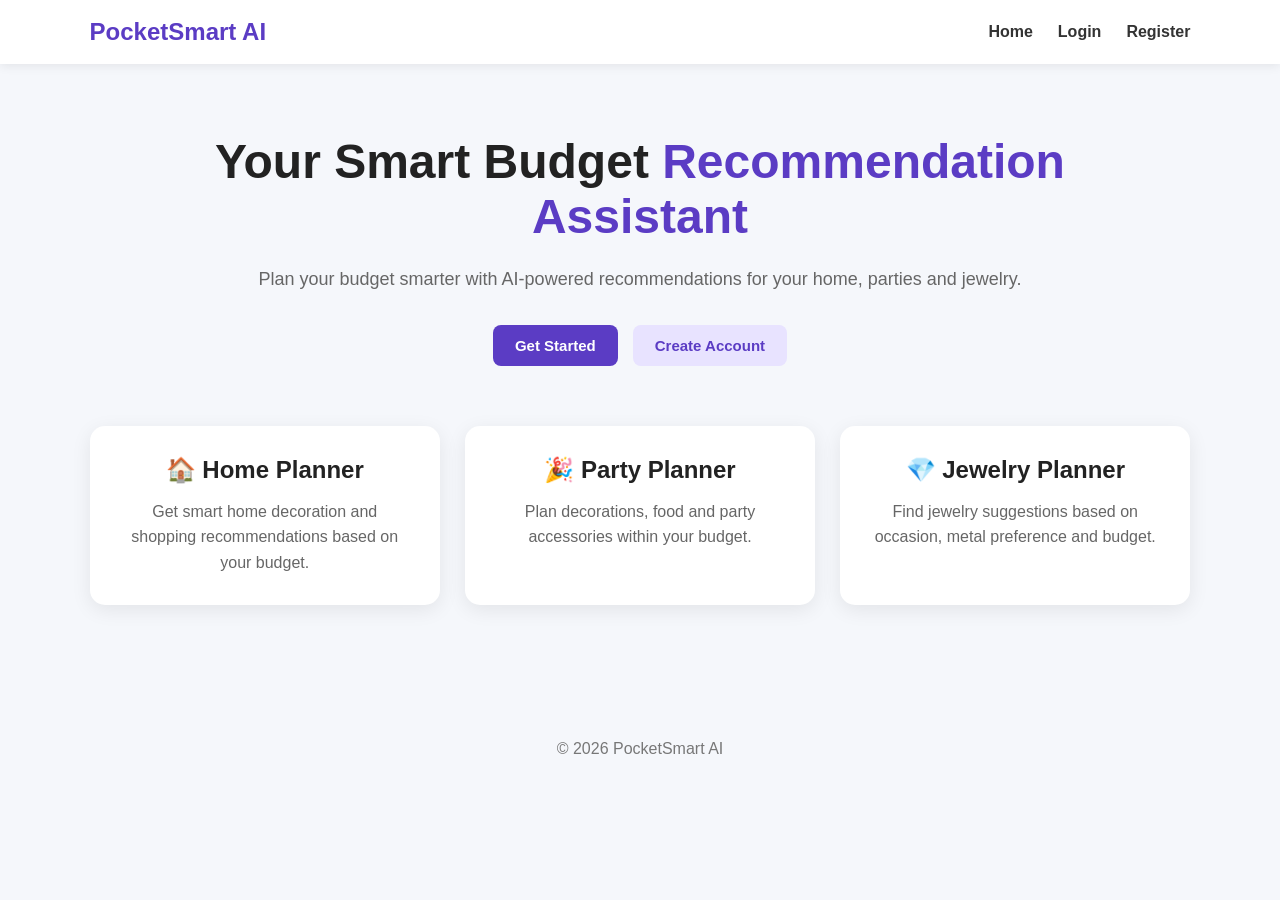
<file: frontend/html/index.html>
<!DOCTYPE html>
<html lang="en">
<head>
    <meta charset="UTF-8">
    <meta name="viewport" content="width=device-width, initial-scale=1.0">

    <title>PocketSmart AI</title>

    <link rel="stylesheet" href="../css/style.css">
</head>

<body>

    <header class="navbar">
        <div class="logo">
            PocketSmart AI
        </div>

        <nav>
            <a href="index.html">Home</a>
            <a href="login.html">Login</a>
            <a href="register.html">Register</a>
        </nav>
    </header>


    <main class="hero">

        <section class="hero-content">

            <h1>
                Your Smart Budget
                <span>Recommendation Assistant</span>
            </h1>

            <p>
                Plan your budget smarter with AI-powered
                recommendations for your home, parties and jewelry.
            </p>

            <div class="hero-buttons">
                <a href="login.html" class="btn">
                    Get Started
                </a>

                <a href="register.html" class="btn secondary-btn">
                    Create Account
                </a>
            </div>

        </section>


        <section class="planner-cards">

            <div class="planner-card">
                <h2>🏠 Home Planner</h2>
                <p>
                    Get smart home decoration and shopping
                    recommendations based on your budget.
                </p>
            </div>


            <div class="planner-card">
                <h2>🎉 Party Planner</h2>
                <p>
                    Plan decorations, food and party accessories
                    within your budget.
                </p>
            </div>


            <div class="planner-card">
                <h2>💎 Jewelry Planner</h2>
                <p>
                    Find jewelry suggestions based on occasion,
                    metal preference and budget.
                </p>
            </div>

        </section>

    </main>


    <footer>
        <p>
            © 2026 PocketSmart AI
        </p>
    </footer>


    <script src="../js/app.js"></script>

</body>
</html>
</file>
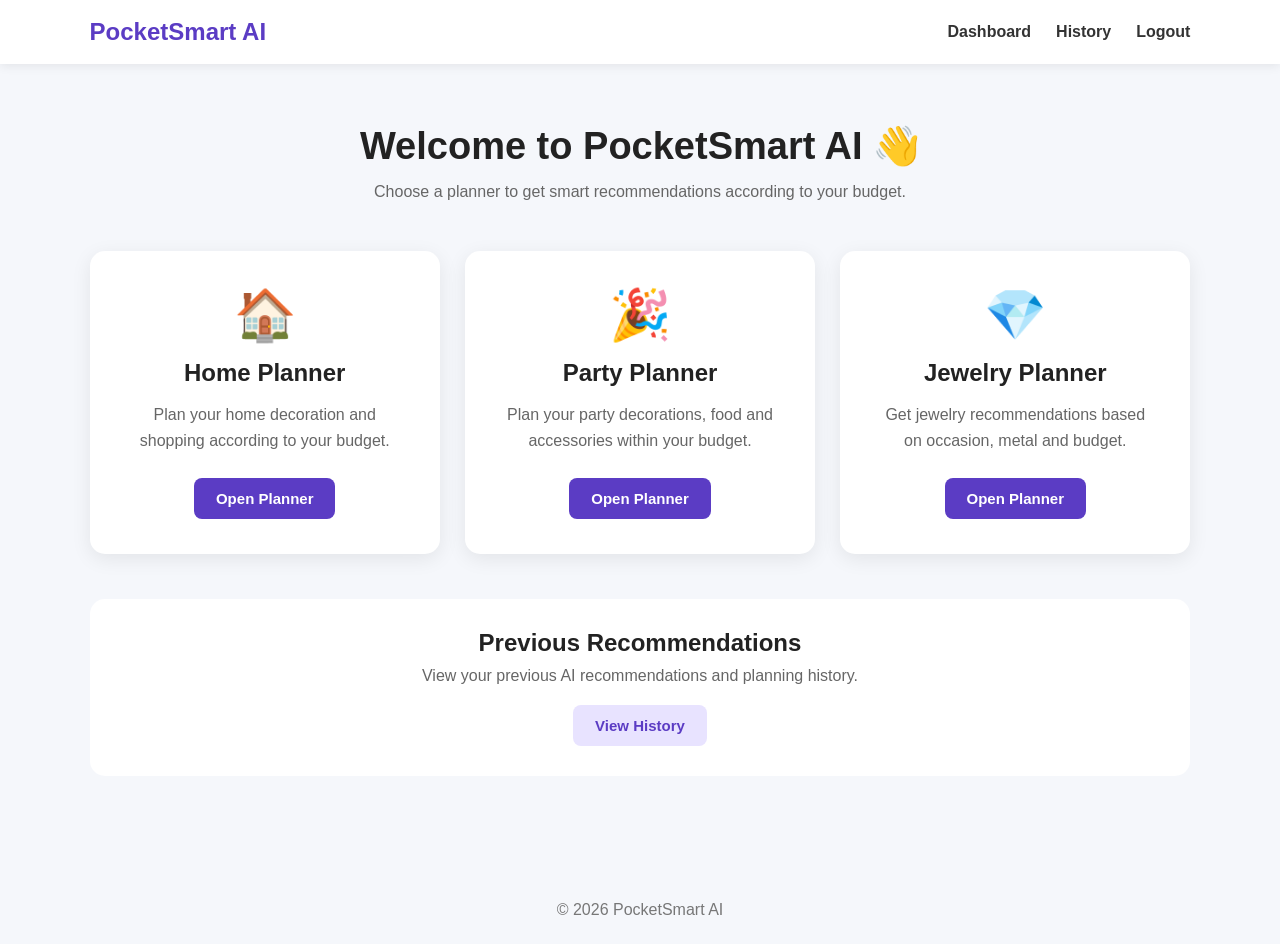
<file: frontend/html/dashboard.html>
<!DOCTYPE html>
<html lang="en">
<head>
    <meta charset="UTF-8">
    <meta name="viewport" content="width=device-width, initial-scale=1.0">

    <title>Dashboard - PocketSmart AI</title>

    <link rel="stylesheet" href="../css/style.css">
</head>

<body>

    <header class="navbar">

        <div class="logo">
            PocketSmart AI
        </div>

        <nav>
            <a href="dashboard.html">Dashboard</a>
            <a href="history.html">History</a>
            <a href="index.html" onclick="logout()">Logout</a>
        </nav>

    </header>


    <main class="dashboard-page">

        <section class="dashboard-header">

            <h1>
                Welcome to PocketSmart AI 👋
            </h1>

            <p>
                Choose a planner to get smart recommendations
                according to your budget.
            </p>

        </section>


        <section class="dashboard-cards">

            <div class="dashboard-card">

                <div class="card-icon">
                    🏠
                </div>

                <h2>
                    Home Planner
                </h2>

                <p>
                    Plan your home decoration and shopping
                    according to your budget.
                </p>

                <a href="home.html" class="btn">
                    Open Planner
                </a>

            </div>


            <div class="dashboard-card">

                <div class="card-icon">
                    🎉
                </div>

                <h2>
                    Party Planner
                </h2>

                <p>
                    Plan your party decorations, food and
                    accessories within your budget.
                </p>

                <a href="party.html" class="btn">
                    Open Planner
                </a>

            </div>


            <div class="dashboard-card">

                <div class="card-icon">
                    💎
                </div>

                <h2>
                    Jewelry Planner
                </h2>

                <p>
                    Get jewelry recommendations based on
                    occasion, metal and budget.
                </p>

                <a href="jewelry.html" class="btn">
                    Open Planner
                </a>

            </div>

        </section>


        <section class="dashboard-history">

            <h2>
                Previous Recommendations
            </h2>

            <p>
                View your previous AI recommendations and
                planning history.
            </p>

            <a href="history.html" class="btn secondary-btn">
                View History
            </a>

        </section>

    </main>


    <footer>
        <p>
            © 2026 PocketSmart AI
        </p>
    </footer>


    <script src="../js/app.js"></script>

</body>
</html>
</file>
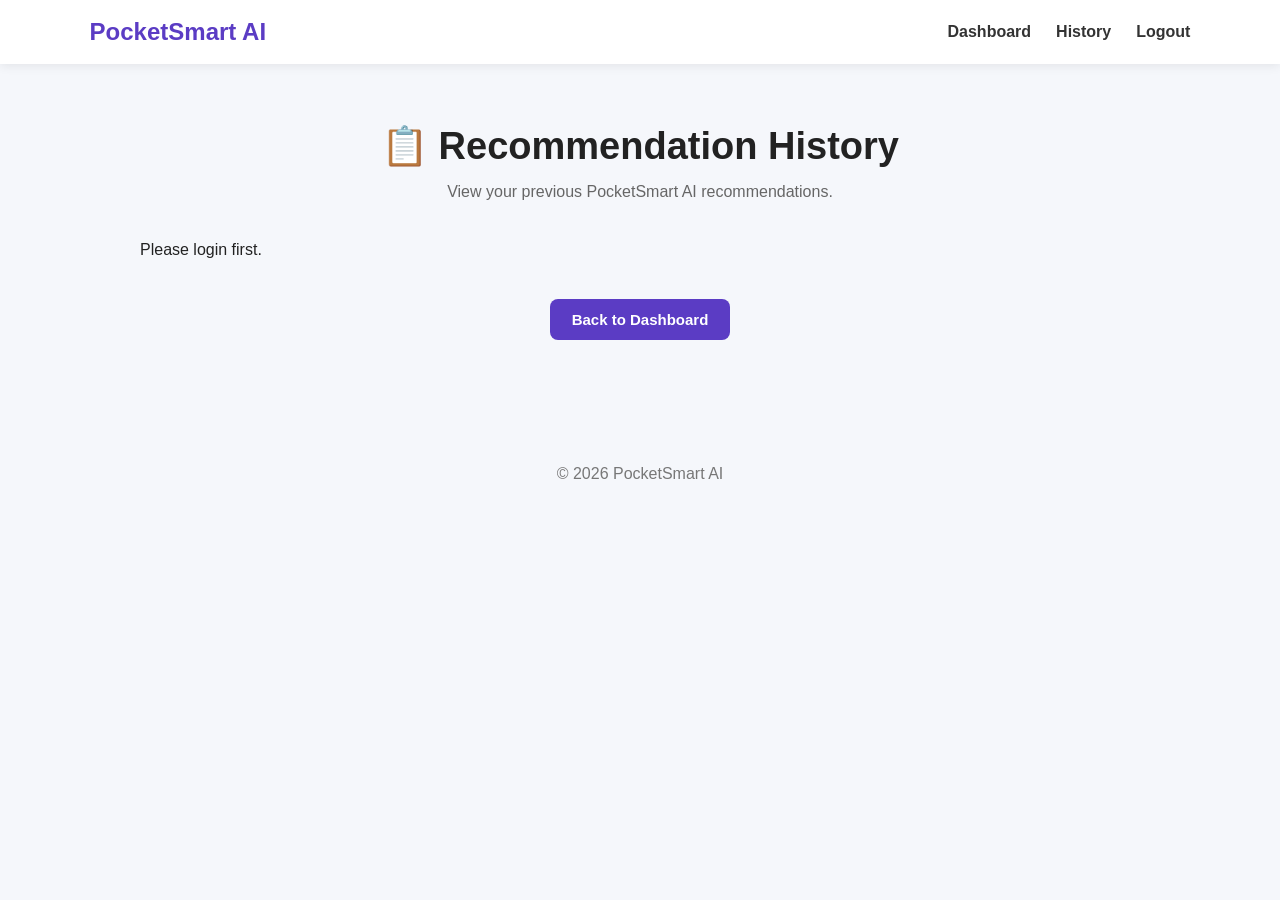
<file: frontend/html/history.html>
<!DOCTYPE html>
<html lang="en">

<head>
    <meta charset="UTF-8">
    <meta name="viewport" content="width=device-width, initial-scale=1.0">

    <title>History - PocketSmart AI</title>

    <link rel="stylesheet" href="../css/style.css">
</head>

<body>

    <header class="navbar">

        <div class="logo">
            PocketSmart AI
        </div>

        <nav>
            <a href="dashboard.html">Dashboard</a>
            <a href="history.html">History</a>
            <a href="index.html" onclick="logout()">Logout</a>
        </nav>

    </header>


    <main class="history-page">

        <section class="history-header">

            <h1>
                📋 Recommendation History
            </h1>

            <p>
                View your previous PocketSmart AI recommendations.
            </p>

        </section>


        <section id="historyContainer" class="history-container">

            <p class="message">
                Loading history...
            </p>

        </section>


        <section class="history-actions">

            <a href="dashboard.html" class="btn">
                Back to Dashboard
            </a>

        </section>

    </main>


    <footer>

        <p>
            © 2026 PocketSmart AI
        </p>

    </footer>


    <script src="../js/app.js"></script>

</body>

</html>
</file>
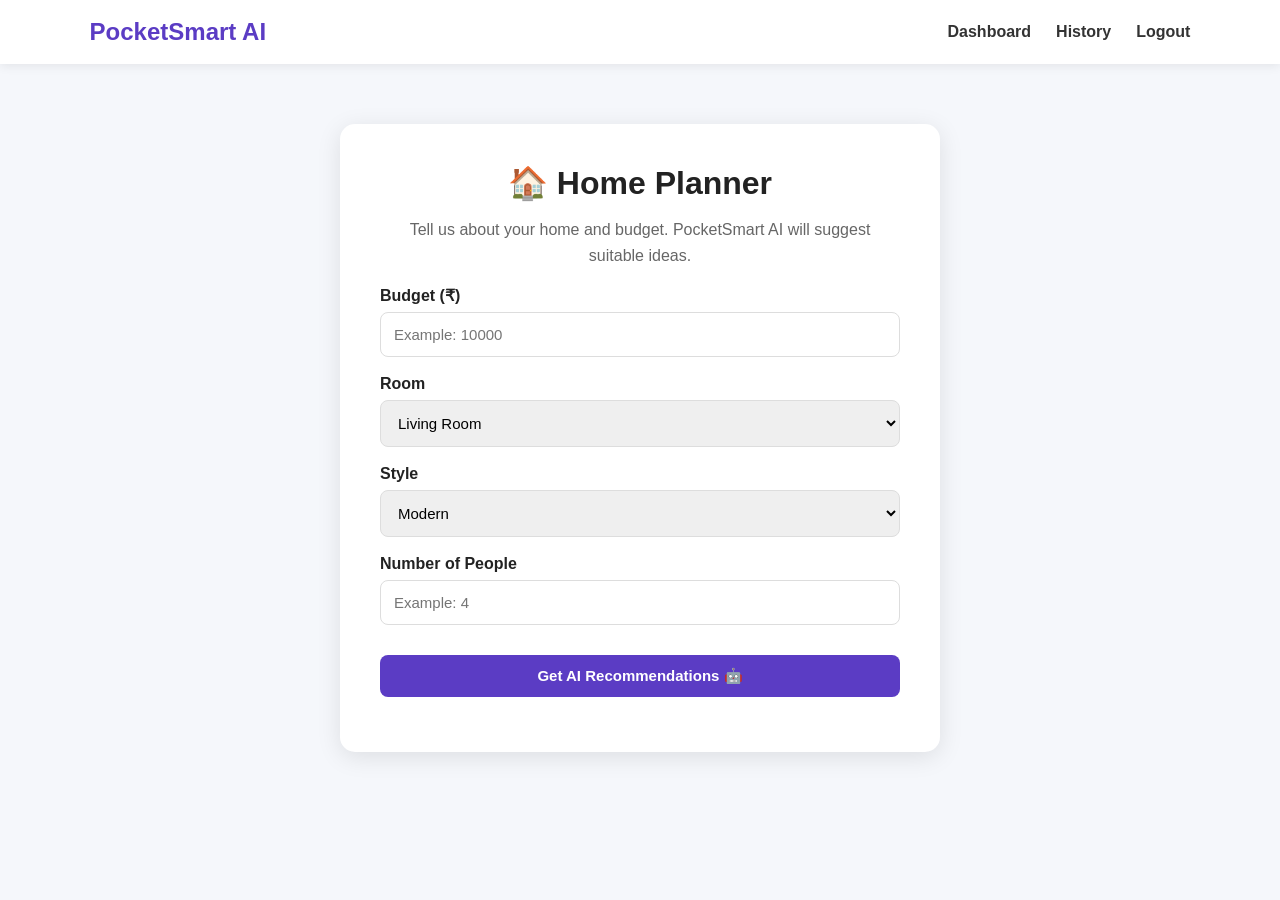
<file: frontend/html/home.html>
<!DOCTYPE html>
<html lang="en">

<head>
    <meta charset="UTF-8">
    <meta name="viewport" content="width=device-width, initial-scale=1.0">

    <title>Home Planner - PocketSmart AI</title>

    <link rel="stylesheet" href="../css/style.css">
</head>

<body>

    <header class="navbar">

        <div class="logo">
            PocketSmart AI
        </div>

        <nav>
            <a href="dashboard.html">Dashboard</a>
            <a href="history.html">History</a>
            <a href="index.html" onclick="logout()">Logout</a>
        </nav>

    </header>


    <main class="planner-page">

        <div class="planner-form-card">

            <h1>🏠 Home Planner</h1>

            <p>
                Tell us about your home and budget.
                PocketSmart AI will suggest suitable ideas.
            </p>


            <form id="homeForm">

                <label for="homeBudget">
                    Budget (₹)
                </label>

                <input
                    type="number"
                    id="homeBudget"
                    placeholder="Example: 10000"
                    min="1"
                    required
                >


                <label for="room">
                    Room
                </label>

                <select id="room" required>

                    <option value="Living Room">
                        Living Room
                    </option>

                    <option value="Bedroom">
                        Bedroom
                    </option>

                    <option value="Kitchen">
                        Kitchen
                    </option>

                    <option value="Study Room">
                        Study Room
                    </option>

                </select>


                <label for="style">
                    Style
                </label>

                <select id="style" required>

                    <option value="Modern">
                        Modern
                    </option>

                    <option value="Minimal">
                        Minimal
                    </option>

                    <option value="Traditional">
                        Traditional
                    </option>

                    <option value="Bohemian">
                        Bohemian
                    </option>

                </select>


                <label for="people">
                    Number of People
                </label>

                <input
                    type="number"
                    id="people"
                    placeholder="Example: 4"
                    min="1"
                    required
                >


                <button type="submit" class="btn">
                    Get AI Recommendations 🤖
                </button>

            </form>


            <p id="homeMessage" class="message"></p>

        </div>

    </main>


    <script src="../js/app.js"></script>

</body>

</html>
</file>
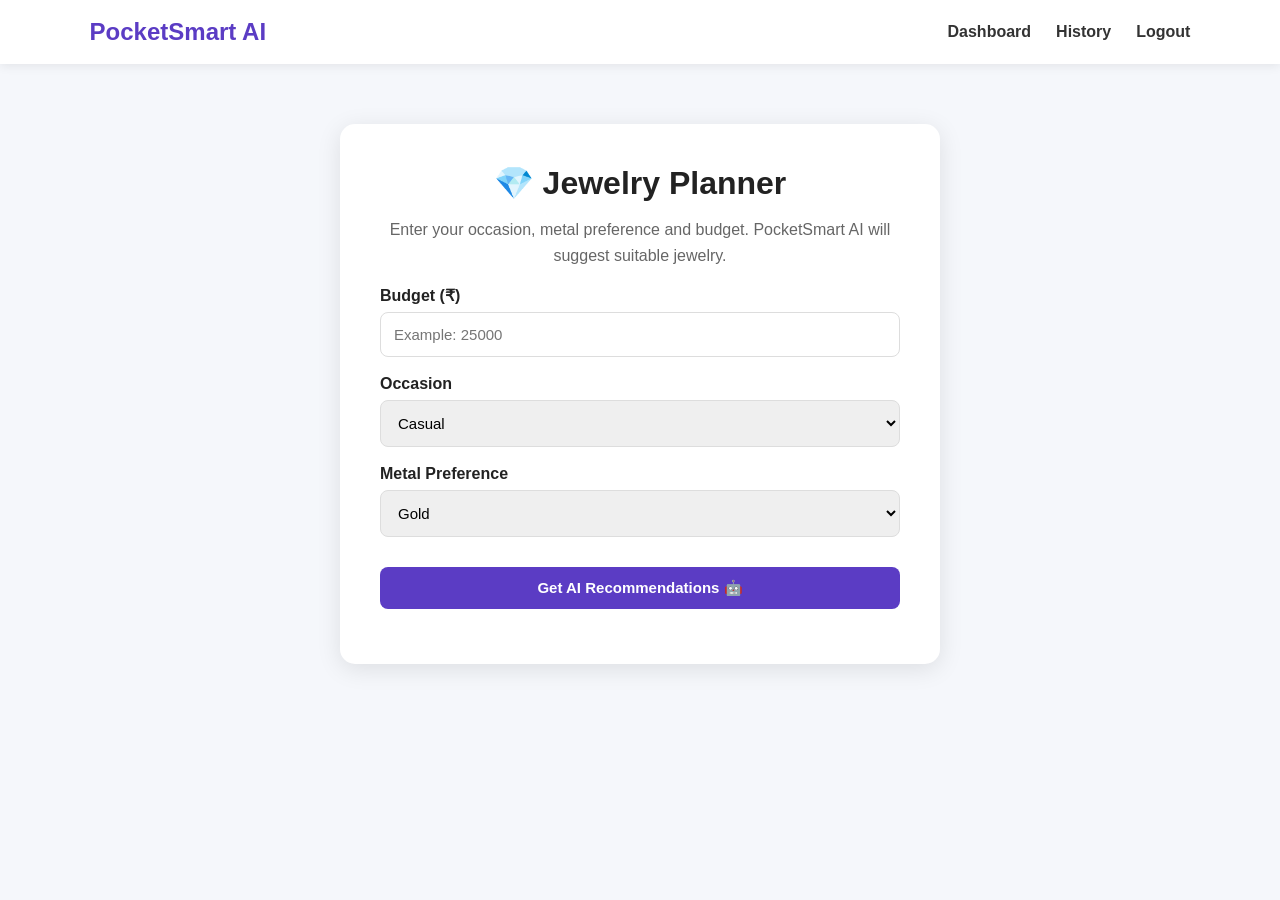
<file: frontend/html/jewelry.html>
<!DOCTYPE html>
<html lang="en">

<head>
    <meta charset="UTF-8">
    <meta name="viewport" content="width=device-width, initial-scale=1.0">

    <title>Jewelry Planner - PocketSmart AI</title>

    <link rel="stylesheet" href="../css/style.css">
</head>

<body>

    <header class="navbar">

        <div class="logo">
            PocketSmart AI
        </div>

        <nav>
            <a href="dashboard.html">Dashboard</a>
            <a href="history.html">History</a>
            <a href="index.html" onclick="logout()">Logout</a>
        </nav>

    </header>


    <main class="planner-page">

        <div class="planner-form-card">

            <h1>💎 Jewelry Planner</h1>

            <p>
                Enter your occasion, metal preference and budget.
                PocketSmart AI will suggest suitable jewelry.
            </p>


            <form id="jewelryForm">

                <label for="jewelryBudget">
                    Budget (₹)
                </label>

                <input
                    type="number"
                    id="jewelryBudget"
                    placeholder="Example: 25000"
                    min="1"
                    required
                >


                <label for="occasion">
                    Occasion
                </label>

                <select id="occasion" required>

                    <option value="Casual">
                        Casual
                    </option>

                    <option value="Wedding">
                        Wedding
                    </option>

                    <option value="Engagement">
                        Engagement
                    </option>

                    <option value="Party">
                        Party
                    </option>

                    <option value="Anniversary">
                        Anniversary
                    </option>

                </select>


                <label for="metal">
                    Metal Preference
                </label>

                <select id="metal" required>

                    <option value="Gold">
                        Gold
                    </option>

                    <option value="Silver">
                        Silver
                    </option>

                    <option value="Diamond">
                        Diamond
                    </option>

                    <option value="Platinum">
                        Platinum
                    </option>

                </select>


                <button type="submit" class="btn">
                    Get AI Recommendations 🤖
                </button>

            </form>


            <p id="jewelryMessage" class="message"></p>

        </div>

    </main>


    <script src="../js/app.js"></script>

</body>

</html>
</file>
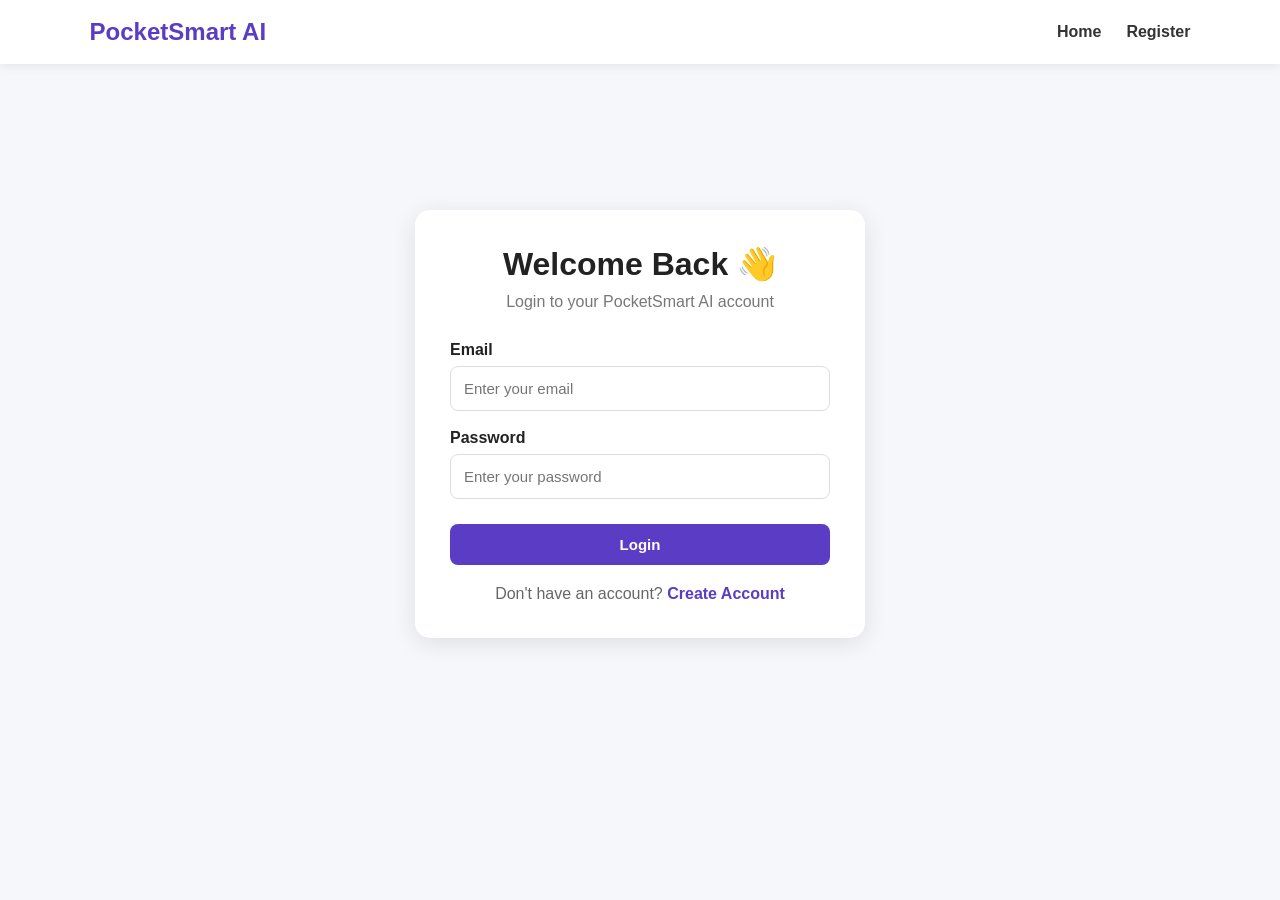
<file: frontend/html/login.html>
<!DOCTYPE html>
<html lang="en">
<head>
    <meta charset="UTF-8">
    <meta name="viewport" content="width=device-width, initial-scale=1.0">

    <title>Login - PocketSmart AI</title>

    <link rel="stylesheet" href="../css/style.css">
</head>

<body>

    <header class="navbar">
        <div class="logo">
            PocketSmart AI
        </div>

        <nav>
            <a href="index.html">Home</a>
            <a href="register.html">Register</a>
        </nav>
    </header>


    <main class="form-page">

        <div class="form-card">

            <h1>Welcome Back 👋</h1>

            <p class="form-subtitle">
                Login to your PocketSmart AI account
            </p>


            <form id="loginForm">

                <label for="email">
                    Email
                </label>

                <input
                    type="email"
                    id="email"
                    placeholder="Enter your email"
                    required
                >


                <label for="password">
                    Password
                </label>

                <input
                    type="password"
                    id="password"
                    placeholder="Enter your password"
                    required
                >


                <button type="submit" class="btn">
                    Login
                </button>

            </form>


            <p id="loginMessage" class="message"></p>


            <p class="form-link">
                Don't have an account?
                <a href="register.html">Create Account</a>
            </p>

        </div>

    </main>


    <script src="../js/app.js"></script>

</body>
</html>
</file>
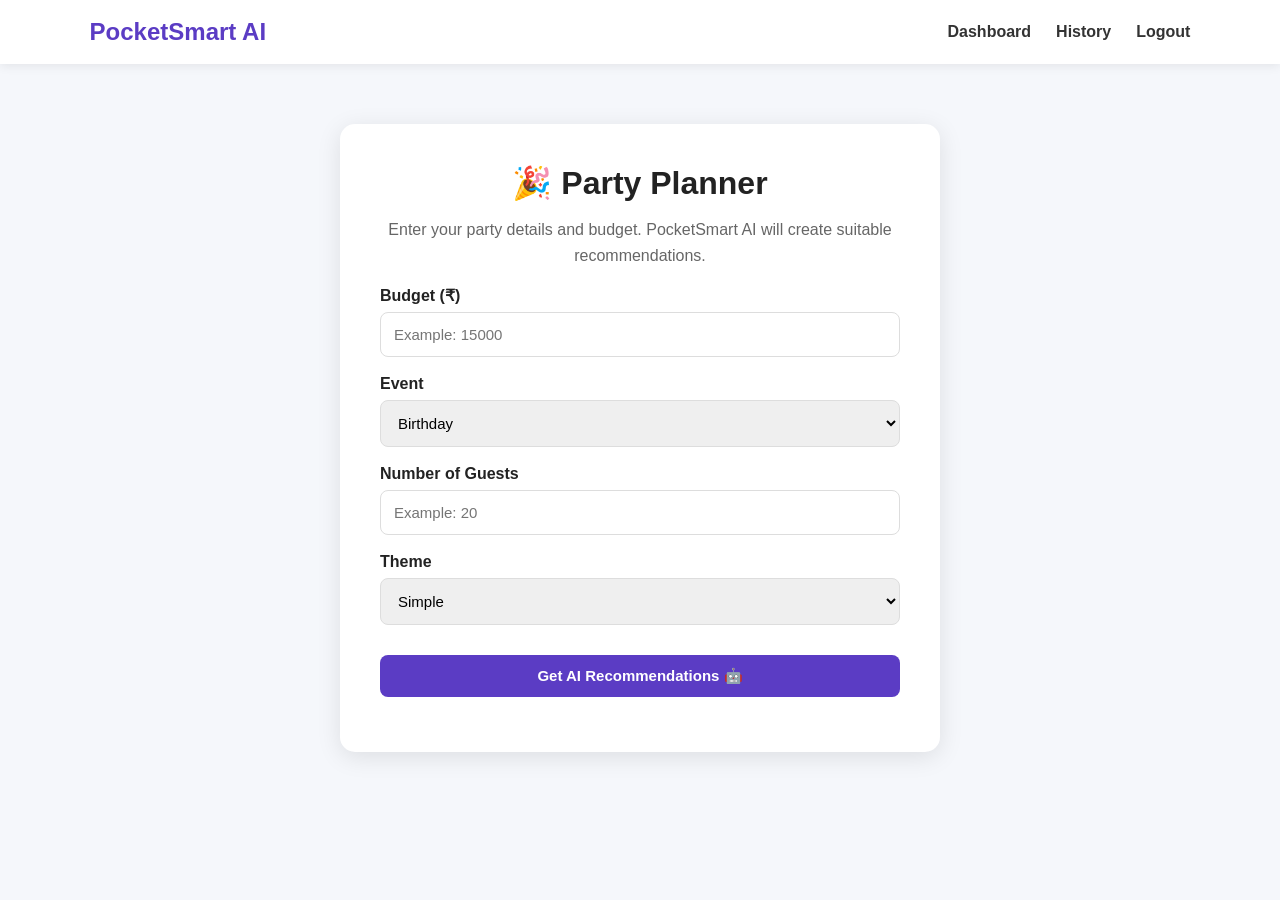
<file: frontend/html/party.html>
<!DOCTYPE html>
<html lang="en">

<head>
    <meta charset="UTF-8">
    <meta name="viewport" content="width=device-width, initial-scale=1.0">

    <title>Party Planner - PocketSmart AI</title>

    <link rel="stylesheet" href="../css/style.css">
</head>

<body>

    <header class="navbar">

        <div class="logo">
            PocketSmart AI
        </div>

        <nav>
            <a href="dashboard.html">Dashboard</a>
            <a href="history.html">History</a>
            <a href="index.html" onclick="logout()">Logout</a>
        </nav>

    </header>


    <main class="planner-page">

        <div class="planner-form-card">

            <h1>🎉 Party Planner</h1>

            <p>
                Enter your party details and budget.
                PocketSmart AI will create suitable recommendations.
            </p>


            <form id="partyForm">

                <label for="partyBudget">
                    Budget (₹)
                </label>

                <input
                    type="number"
                    id="partyBudget"
                    placeholder="Example: 15000"
                    min="1"
                    required
                >


                <label for="event">
                    Event
                </label>

                <select id="event" required>

                    <option value="Birthday">
                        Birthday
                    </option>

                    <option value="Wedding">
                        Wedding
                    </option>

                    <option value="Anniversary">
                        Anniversary
                    </option>

                    <option value="Engagement">
                        Engagement
                    </option>

                    <option value="Baby Shower">
                        Baby Shower
                    </option>

                </select>


                <label for="guests">
                    Number of Guests
                </label>

                <input
                    type="number"
                    id="guests"
                    placeholder="Example: 20"
                    min="1"
                    required
                >


                <label for="theme">
                    Theme
                </label>

                <select id="theme" required>

                    <option value="Simple">
                        Simple
                    </option>

                    <option value="Elegant">
                        Elegant
                    </option>

                    <option value="Colorful">
                        Colorful
                    </option>

                    <option value="Traditional">
                        Traditional
                    </option>

                    <option value="Modern">
                        Modern
                    </option>

                </select>


                <button type="submit" class="btn">
                    Get AI Recommendations 🤖
                </button>

            </form>


            <p id="partyMessage" class="message"></p>

        </div>

    </main>


    <script src="../js/app.js"></script>

</body>

</html>
</file>
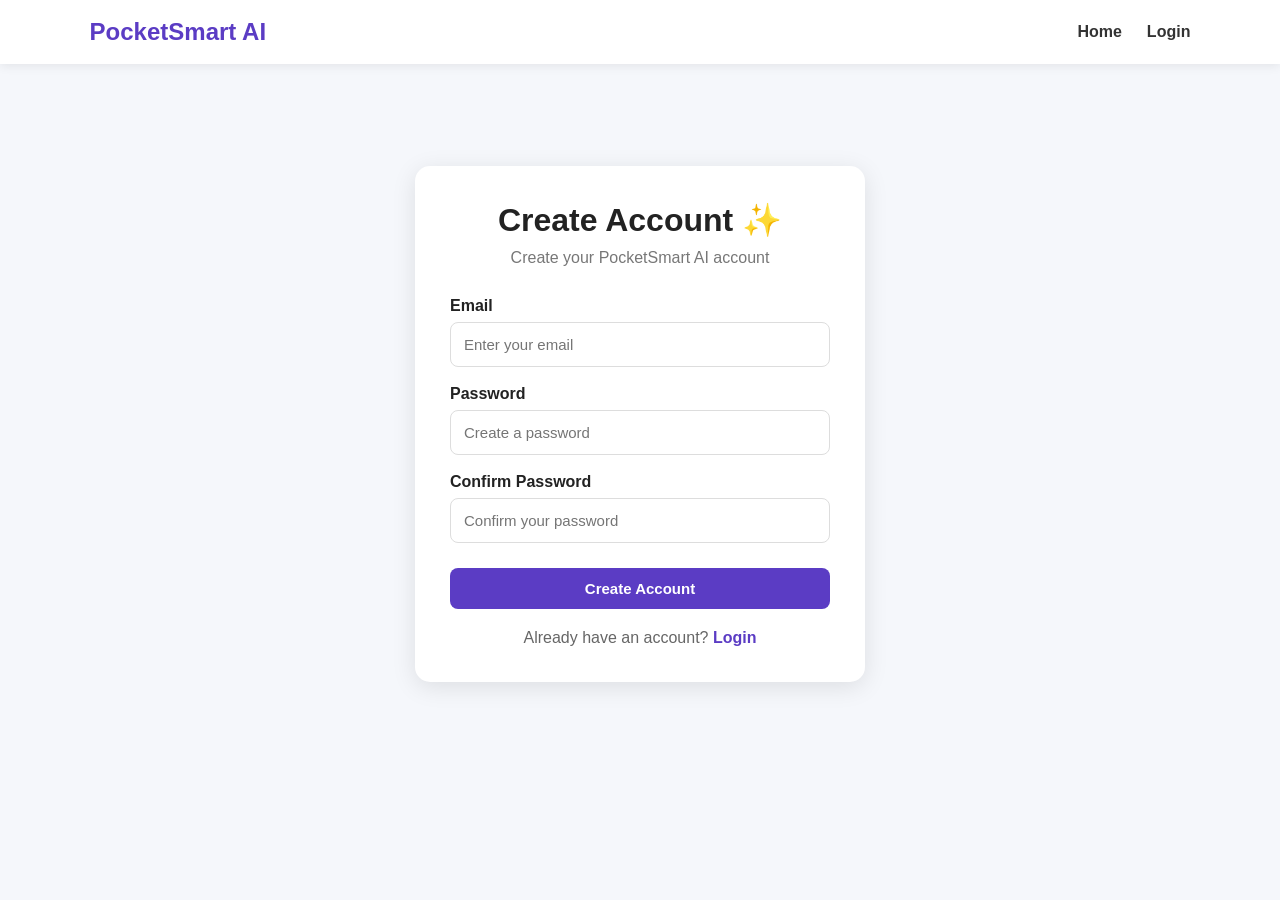
<file: frontend/html/register.html>
<!DOCTYPE html>
<html lang="en">
<head>
    <meta charset="UTF-8">
    <meta name="viewport" content="width=device-width, initial-scale=1.0">

    <title>Create Account - PocketSmart AI</title>

    <link rel="stylesheet" href="../css/style.css">
</head>

<body>

    <header class="navbar">
        <div class="logo">
            PocketSmart AI
        </div>

        <nav>
            <a href="index.html">Home</a>
            <a href="login.html">Login</a>
        </nav>
    </header>


    <main class="form-page">

        <div class="form-card">

            <h1>Create Account ✨</h1>

            <p class="form-subtitle">
                Create your PocketSmart AI account
            </p>


            <form id="registerForm">

                <label for="registerEmail">
                    Email
                </label>

                <input
                    type="email"
                    id="registerEmail"
                    placeholder="Enter your email"
                    required
                >


                <label for="registerPassword">
                    Password
                </label>

                <input
                    type="password"
                    id="registerPassword"
                    placeholder="Create a password"
                    minlength="6"
                    required
                >


                <label for="confirmPassword">
                    Confirm Password
                </label>

                <input
                    type="password"
                    id="confirmPassword"
                    placeholder="Confirm your password"
                    minlength="6"
                    required
                >


                <button type="submit" class="btn">
                    Create Account
                </button>

            </form>


            <p id="registerMessage" class="message"></p>


            <p class="form-link">
                Already have an account?
                <a href="login.html">Login</a>
            </p>

        </div>

    </main>


    <script src="../js/app.js"></script>

</body>
</html>
</file>
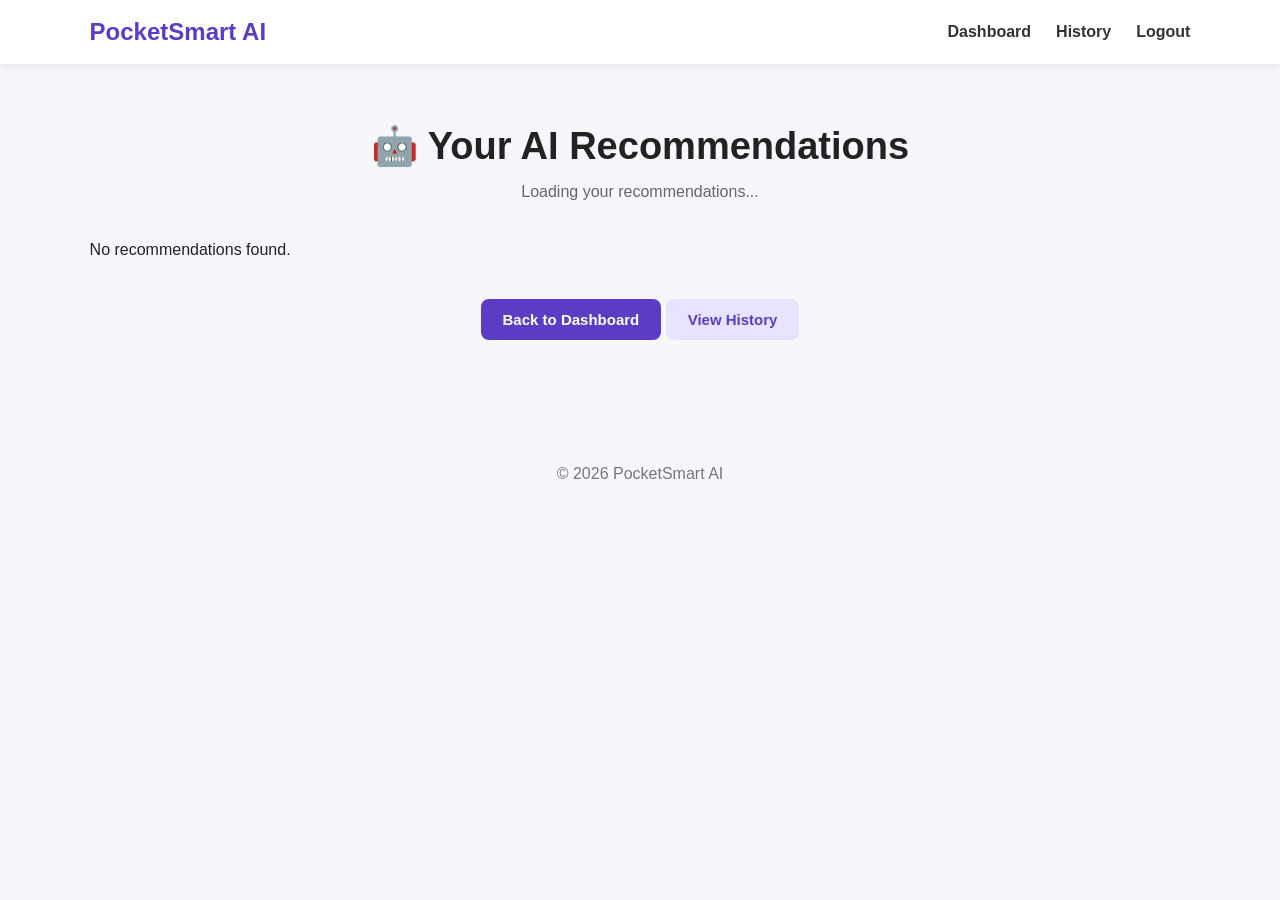
<file: frontend/html/results.html>
<!DOCTYPE html>
<html lang="en">

<head>
    <meta charset="UTF-8">
    <meta name="viewport" content="width=device-width, initial-scale=1.0">

    <title>Recommendations - PocketSmart AI</title>

    <link rel="stylesheet" href="../css/style.css">
</head>

<body>

    <header class="navbar">

        <div class="logo">
            PocketSmart AI
        </div>

        <nav>
            <a href="dashboard.html">Dashboard</a>
            <a href="history.html">History</a>
            <a href="index.html" onclick="logout()">Logout</a>
        </nav>

    </header>


    <main class="results-page">

        <section class="results-header">

            <h1>
                🤖 Your AI Recommendations
            </h1>

            <p id="resultSummary">
                Loading your recommendations...
            </p>

        </section>


        <section id="resultsContainer" class="results-container">

            <!-- Recommendation cards will appear here -->

        </section>


        <section class="results-actions">

            <a href="dashboard.html" class="btn">
                Back to Dashboard
            </a>

            <a href="history.html" class="btn secondary-btn">
                View History
            </a>

        </section>

    </main>


    <footer>

        <p>
            © 2026 PocketSmart AI
        </p>

    </footer>


    <script src="../js/app.js"></script>

</body>

</html>
</file>
<file: frontend/css/style.css>
* {
    margin: 0;
    padding: 0;
    box-sizing: border-box;
}


body {
    font-family: Arial, sans-serif;
    background: #f5f7fb;
    color: #222;
    min-height: 100vh;
}


a {
    text-decoration: none;
    color: inherit;
}


/* =========================
   NAVBAR
========================= */

.navbar {
    width: 100%;
    padding: 18px 7%;
    background: #ffffff;
    display: flex;
    justify-content: space-between;
    align-items: center;
    box-shadow: 0 2px 10px rgba(0, 0, 0, 0.08);
}


.logo {
    font-size: 24px;
    font-weight: bold;
    color: #5b3cc4;
}


.navbar nav {
    display: flex;
    gap: 25px;
}


.navbar nav a {
    font-weight: 600;
    color: #333;
}


.navbar nav a:hover {
    color: #5b3cc4;
}


/* =========================
   BUTTON
========================= */

.btn {
    display: inline-block;
    padding: 12px 22px;
    background: #5b3cc4;
    color: white;
    border: none;
    border-radius: 8px;
    cursor: pointer;
    font-size: 15px;
    font-weight: bold;
    text-align: center;
}


.btn:hover {
    background: #452b9c;
}


.secondary-btn {
    background: #e8e3ff;
    color: #5b3cc4;
}


.secondary-btn:hover {
    background: #d9d1ff;
}


/* =========================
   HOME PAGE
========================= */

.hero {
    padding: 70px 7%;
}


.hero-content {
    text-align: center;
    max-width: 850px;
    margin: auto;
}


.hero-content h1 {
    font-size: 48px;
    margin-bottom: 20px;
}


.hero-content h1 span {
    color: #5b3cc4;
}


.hero-content p {
    font-size: 18px;
    line-height: 1.7;
    color: #666;
}


.hero-buttons {
    margin-top: 30px;
    display: flex;
    justify-content: center;
    gap: 15px;
}


.planner-cards {
    margin-top: 60px;
    display: grid;
    grid-template-columns: repeat(3, 1fr);
    gap: 25px;
}


.planner-card {
    background: white;
    padding: 30px;
    border-radius: 15px;
    text-align: center;
    box-shadow: 0 5px 20px rgba(0, 0, 0, 0.08);
}


.planner-card h2 {
    margin-bottom: 15px;
}


.planner-card p {
    color: #666;
    line-height: 1.6;
}


/* =========================
   FORM PAGES
========================= */

.form-page {
    min-height: 80vh;
    display: flex;
    justify-content: center;
    align-items: center;
    padding: 50px 20px;
}


.form-card {
    width: 100%;
    max-width: 450px;
    background: white;
    padding: 35px;
    border-radius: 15px;
    box-shadow: 0 5px 25px rgba(0, 0, 0, 0.1);
}


.form-card h1 {
    text-align: center;
    margin-bottom: 10px;
}


.form-subtitle {
    text-align: center;
    color: #777;
    margin-bottom: 30px;
}


.form-card label,
.planner-form-card label {
    display: block;
    margin-bottom: 7px;
    margin-top: 18px;
    font-weight: bold;
}


.form-card input,
.planner-form-card input,
.planner-form-card select {
    width: 100%;
    padding: 13px;
    border: 1px solid #ddd;
    border-radius: 8px;
    outline: none;
    font-size: 15px;
}


.form-card input:focus,
.planner-form-card input:focus,
.planner-form-card select:focus {
    border-color: #5b3cc4;
}


.form-card .btn {
    width: 100%;
    margin-top: 25px;
}


.form-link {
    text-align: center;
    margin-top: 20px;
    color: #666;
}


.form-link a {
    color: #5b3cc4;
    font-weight: bold;
}


.message {
    text-align: center;
    margin-top: 15px;
    color: #5b3cc4;
}


/* =========================
   DASHBOARD
========================= */

.dashboard-page {
    padding: 60px 7%;
}


.dashboard-header {
    text-align: center;
    margin-bottom: 50px;
}


.dashboard-header h1 {
    font-size: 38px;
    margin-bottom: 15px;
}


.dashboard-header p {
    color: #666;
}


.dashboard-cards {
    display: grid;
    grid-template-columns: repeat(3, 1fr);
    gap: 25px;
}


.dashboard-card {
    background: white;
    padding: 35px;
    border-radius: 15px;
    text-align: center;
    box-shadow: 0 5px 20px rgba(0, 0, 0, 0.08);
}


.card-icon {
    font-size: 50px;
    margin-bottom: 15px;
}


.dashboard-card h2 {
    margin-bottom: 15px;
}


.dashboard-card p {
    color: #666;
    line-height: 1.6;
    margin-bottom: 25px;
}


.dashboard-history {
    margin-top: 45px;
    padding: 30px;
    background: white;
    border-radius: 15px;
    text-align: center;
}


.dashboard-history h2 {
    margin-bottom: 10px;
}


.dashboard-history p {
    color: #666;
    margin-bottom: 20px;
}


/* =========================
   PLANNER
========================= */

.planner-page {
    min-height: 80vh;
    padding: 60px 20px;
}


.planner-form-card {
    max-width: 600px;
    margin: auto;
    background: white;
    padding: 40px;
    border-radius: 15px;
    box-shadow: 0 5px 25px rgba(0, 0, 0, 0.1);
}


.planner-form-card h1 {
    text-align: center;
    margin-bottom: 15px;
}


.planner-form-card > p {
    text-align: center;
    color: #666;
    line-height: 1.6;
}


.planner-form-card .btn {
    width: 100%;
    margin-top: 30px;
}


/* =========================
   RESULTS
========================= */

.results-page {
    padding: 60px 7%;
}


.results-header {
    text-align: center;
    margin-bottom: 40px;
}


.results-header h1 {
    font-size: 38px;
    margin-bottom: 15px;
}


.results-header p {
    color: #666;
}


.results-container {
    display: grid;
    grid-template-columns: repeat(3, 1fr);
    gap: 25px;
}


.result-card {
    background: white;
    padding: 25px;
    border-radius: 15px;
    box-shadow: 0 5px 20px rgba(0, 0, 0, 0.08);
}


.result-card h3 {
    margin-bottom: 10px;
}


.result-card p {
    color: #666;
    margin: 8px 0;
}


.result-card .price {
    font-size: 20px;
    font-weight: bold;
    color: #5b3cc4;
}


.result-card a {
    display: inline-block;
    margin-top: 15px;
}


.results-actions,
.history-actions {
    text-align: center;
    margin-top: 40px;
}


/* =========================
   HISTORY
========================= */

.history-page {
    padding: 60px 7%;
}


.history-header {
    text-align: center;
    margin-bottom: 40px;
}


.history-header h1 {
    font-size: 38px;
    margin-bottom: 15px;
}


.history-header p {
    color: #666;
}


.history-container {
    max-width: 1000px;
    margin: auto;
}


.history-card {
    background: white;
    padding: 25px;
    border-radius: 15px;
    margin-bottom: 20px;
    box-shadow: 0 5px 20px rgba(0, 0, 0, 0.08);
}


.history-card h3 {
    margin-bottom: 10px;
    color: #5b3cc4;
}


.history-card p {
    color: #666;
    margin: 7px 0;
}


/* =========================
   FOOTER
========================= */

footer {
    text-align: center;
    padding: 25px;
    margin-top: 40px;
    color: #777;
}


/* =========================
   MOBILE
========================= */

@media (max-width: 800px) {

    .navbar {
        flex-direction: column;
        gap: 15px;
    }


    .planner-cards,
    .dashboard-cards,
    .results-container {
        grid-template-columns: 1fr;
    }


    .hero-content h1 {
        font-size: 36px;
    }


    .hero-buttons {
        flex-direction: column;
    }


    .planner-form-card,
    .form-card {
        padding: 25px;
    }

}
</file>
